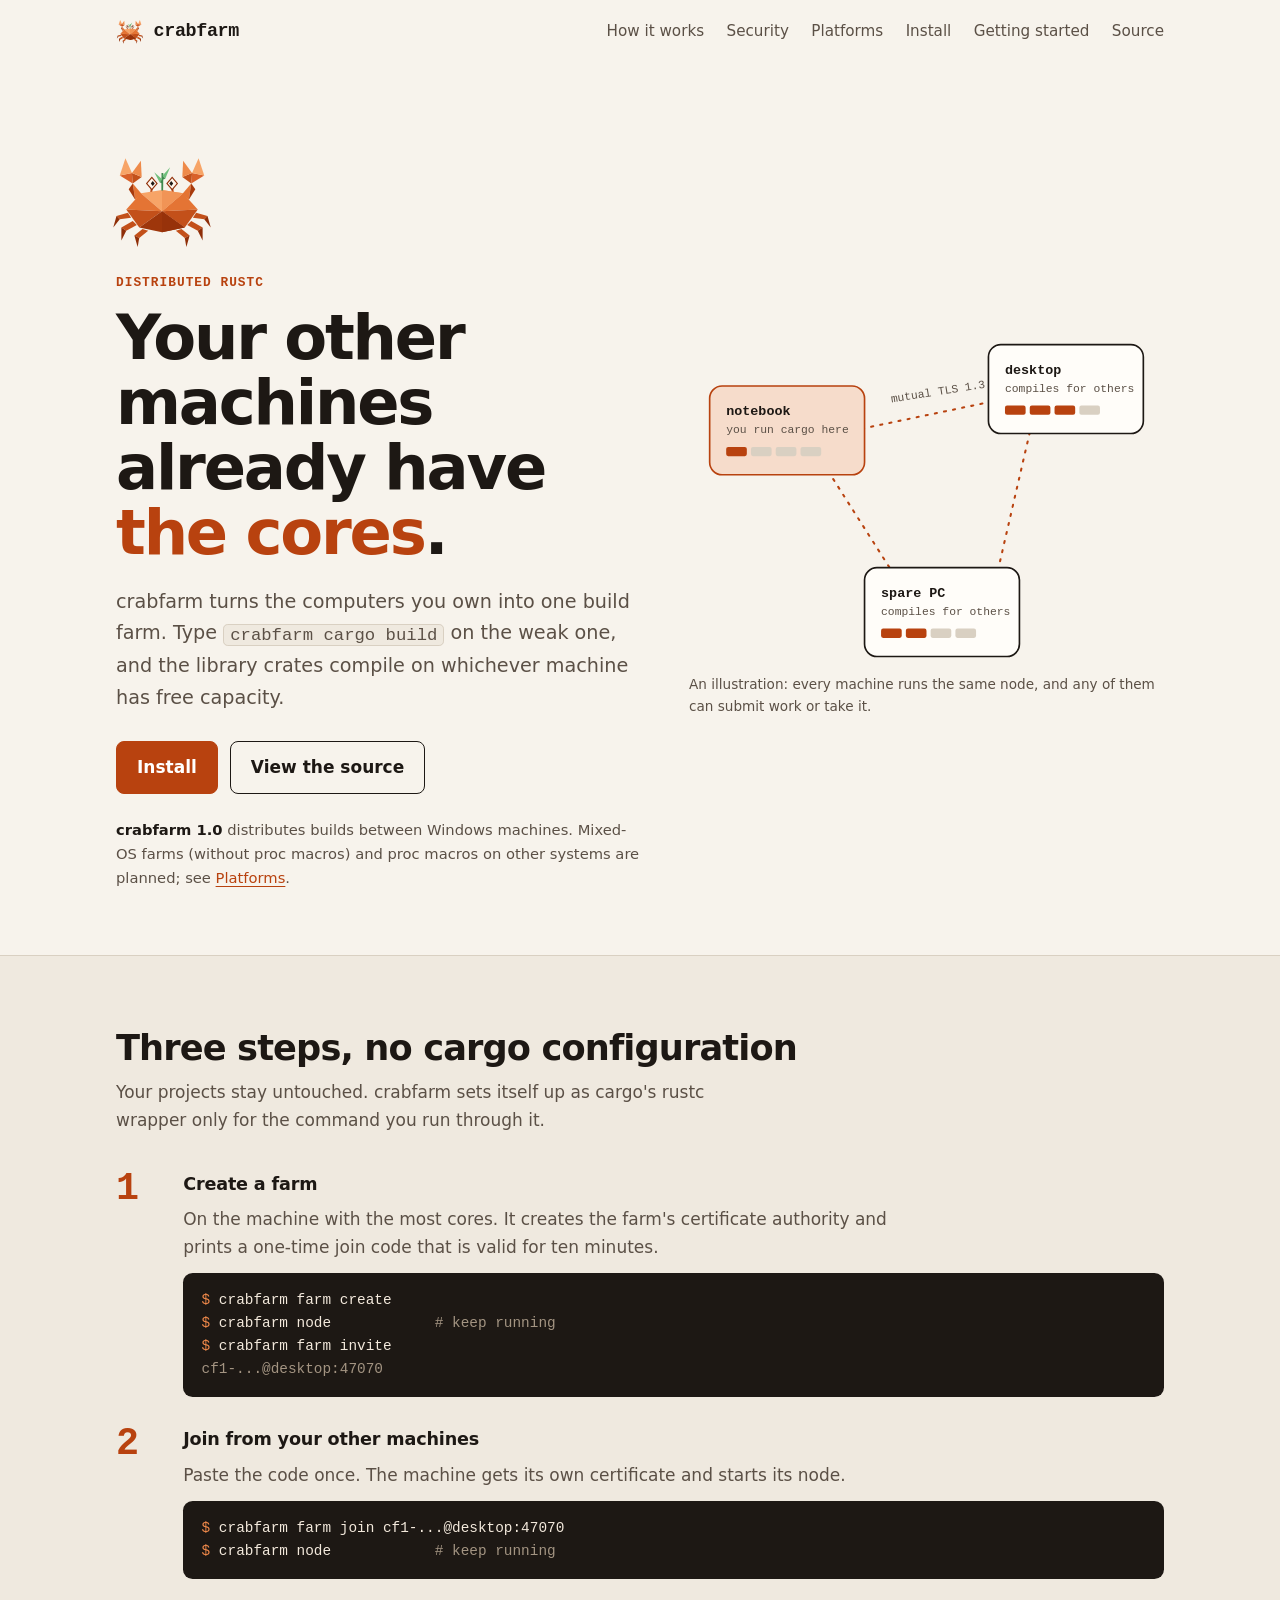
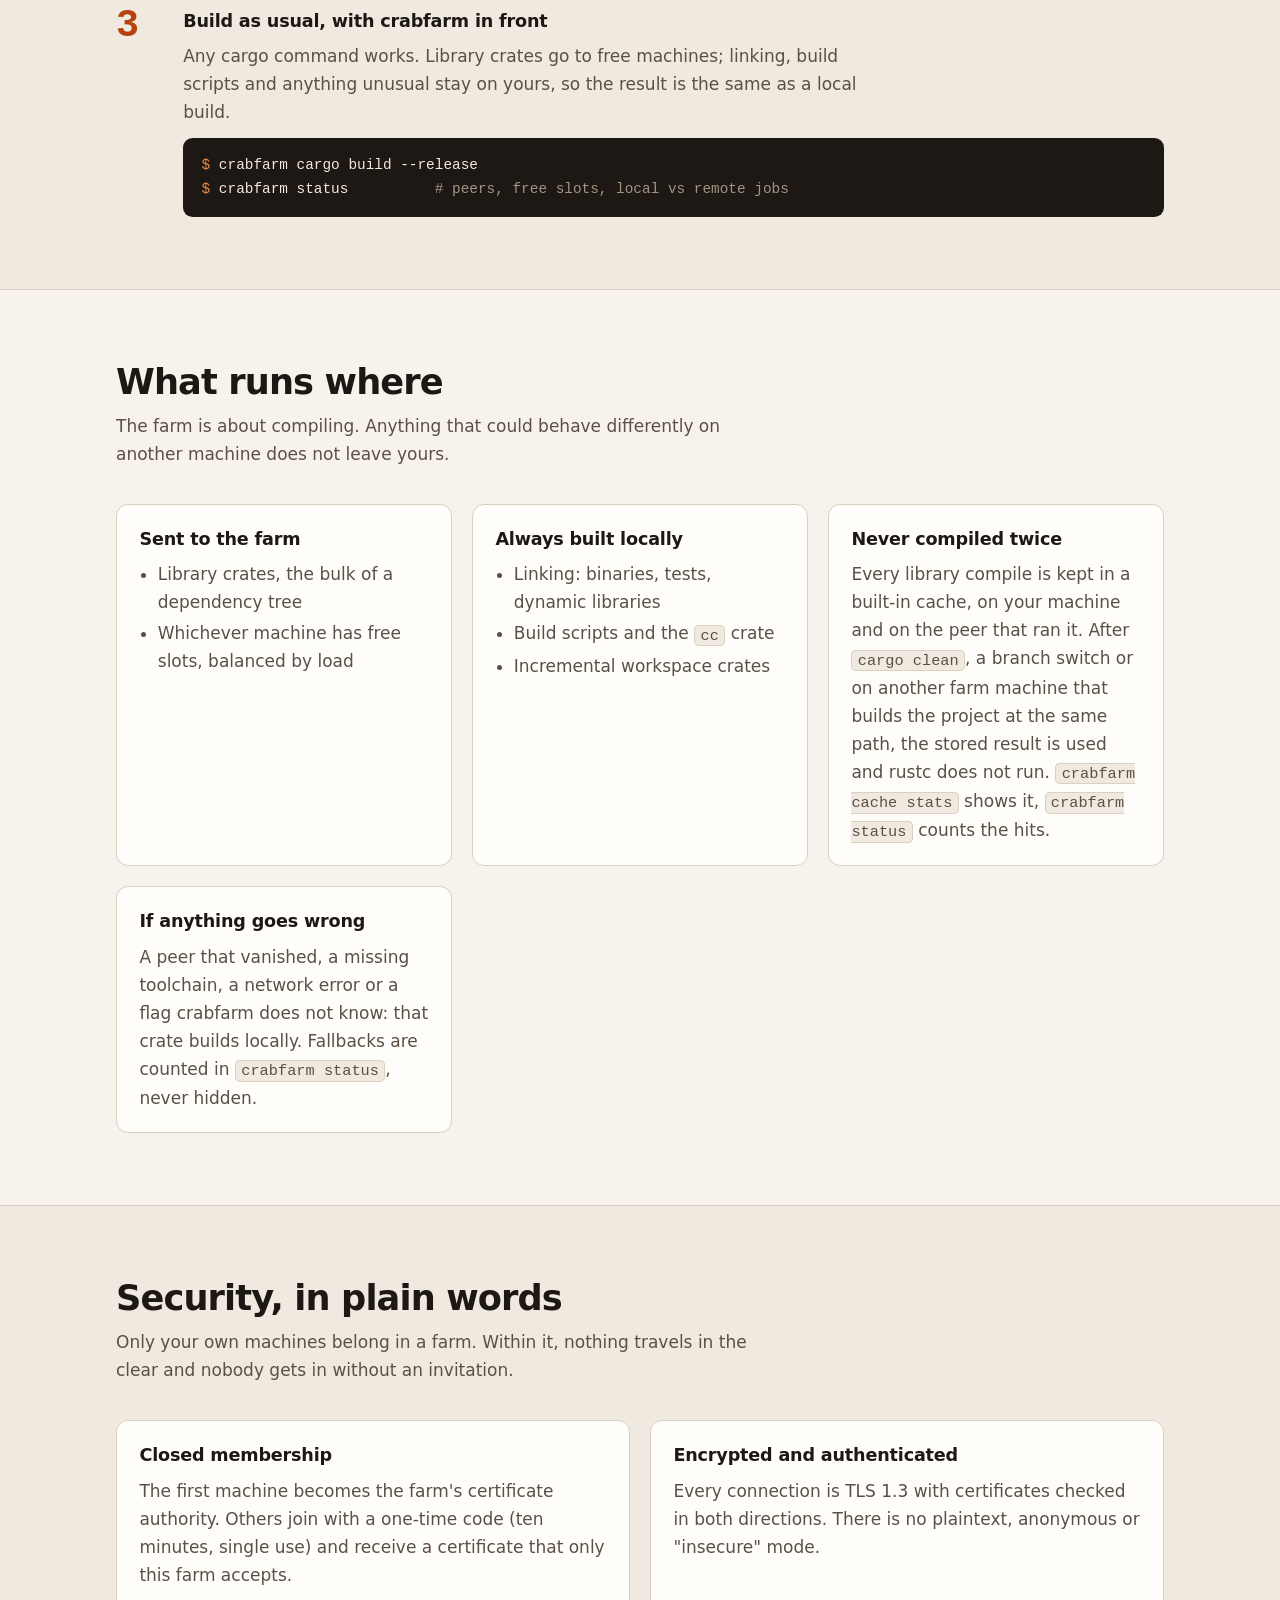
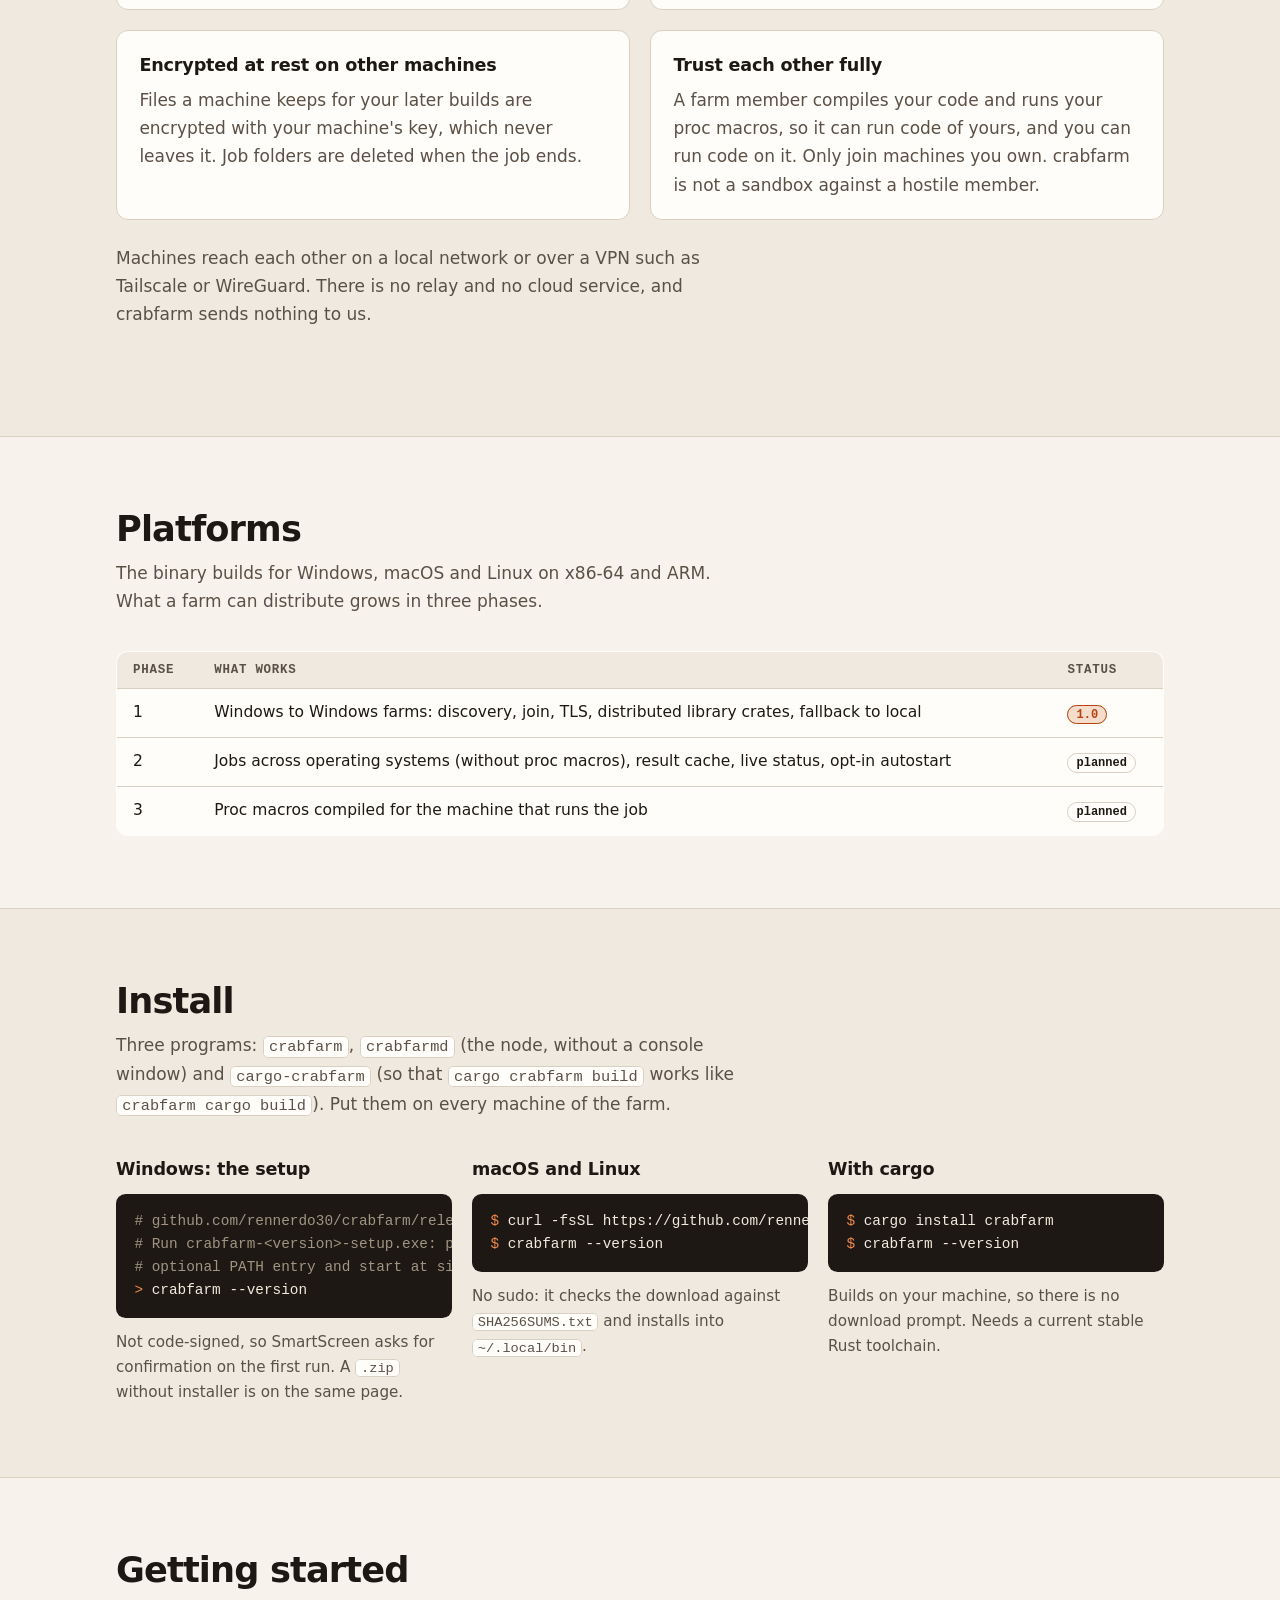
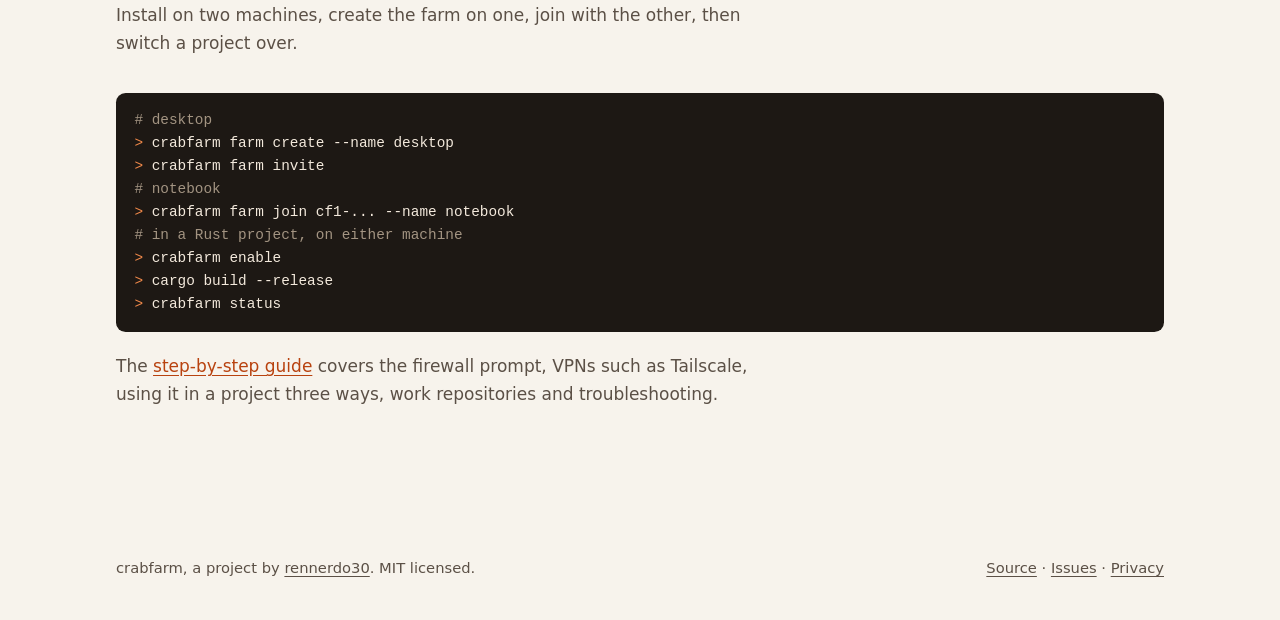
<file: website/index.html>
<!doctype html>
<html lang="en">
<head>
<meta charset="utf-8">
<meta name="viewport" content="width=device-width, initial-scale=1">
<title>crabfarm: distributed rustc over your own machines</title>
<meta name="description" content="crabfarm spreads rustc work over a peer-to-peer farm of your own Windows, macOS and Linux machines. Run crabfarm cargo build; your notebook builds with your desktop's cores.">
<link rel="icon" href="favicon.svg" type="image/svg+xml">
<link rel="canonical" href="https://crabfarm.renner.dev/">
<meta property="og:title" content="crabfarm">
<meta property="og:description" content="Distributed rustc over a peer-to-peer farm of your own machines.">
<meta property="og:url" content="https://crabfarm.renner.dev/">
<meta name="theme-color" content="#b8420f">
<link rel="stylesheet" href="style.css">
</head>
<body>

<header class="top">
  <div class="wrap">
    <a class="brand" href="./"><img src="favicon.svg" alt="" width="28" height="28">crabfarm</a>
    <nav aria-label="Main">
      <a href="#how">How it works</a>
      <a href="#security">Security</a>
      <a class="hide-sm" href="#platforms">Platforms</a>
      <a href="#install">Install</a>
      <a href="guide.html">Getting started</a>
      <a href="https://github.com/rennerdo30/crabfarm">Source</a>
    </nav>
  </div>
</header>

<main>
<section class="hero">
  <div class="wrap">
    <div>
      <img class="hero-mark" src="favicon.svg" alt="" width="104" height="104">
      <p class="eyebrow">distributed rustc</p>
      <h1>Your other machines already have <em>the cores</em>.</h1>
      <p class="lede">crabfarm turns the computers you own into one build farm. Type <code>crabfarm cargo build</code> on the weak one, and the library crates compile on whichever machine has free capacity.</p>
      <div class="cta">
        <a class="btn primary" href="#install">Install</a>
        <a class="btn" href="https://github.com/rennerdo30/crabfarm">View the source</a>
      </div>
      <p class="status"><strong>crabfarm 1.0</strong> distributes builds between Windows machines. Mixed-OS farms (without proc macros) and proc macros on other systems are planned; see <a href="#platforms">Platforms</a>.</p>
    </div>

    <figure class="diagram">
      <svg viewBox="0 0 460 330" role="img" aria-labelledby="dt dd">
        <title id="dt">Three machines connected in a farm</title>
        <desc id="dd">A notebook sends compile jobs to a desktop and a second PC over encrypted connections, and the machines also connect to each other.</desc>
        <path class="d-link" d="M150 105 L318 70"/>
        <path class="d-link" d="M130 135 L200 245"/>
        <path class="d-link" d="M330 105 L300 235"/>
        <g>
          <rect class="d-node d-me" x="20" y="60" width="150" height="86" rx="12"/>
          <text class="d-text" x="36" y="88">notebook</text>
          <text class="d-sub" x="36" y="106">you run cargo here</text>
          <rect class="d-bar" x="36" y="119" width="20" height="9" rx="2"/>
          <rect class="d-bar-off" x="60" y="119" width="20" height="9" rx="2"/>
          <rect class="d-bar-off" x="84" y="119" width="20" height="9" rx="2"/>
          <rect class="d-bar-off" x="108" y="119" width="20" height="9" rx="2"/>
        </g>
        <g>
          <rect class="d-node" x="290" y="20" width="150" height="86" rx="12"/>
          <text class="d-text" x="306" y="48">desktop</text>
          <text class="d-sub" x="306" y="66">compiles for others</text>
          <rect class="d-bar" x="306" y="79" width="20" height="9" rx="2"/>
          <rect class="d-bar" x="330" y="79" width="20" height="9" rx="2"/>
          <rect class="d-bar" x="354" y="79" width="20" height="9" rx="2"/>
          <rect class="d-bar-off" x="378" y="79" width="20" height="9" rx="2"/>
        </g>
        <g>
          <rect class="d-node" x="170" y="236" width="150" height="86" rx="12"/>
          <text class="d-text" x="186" y="264">spare PC</text>
          <text class="d-sub" x="186" y="282">compiles for others</text>
          <rect class="d-bar" x="186" y="295" width="20" height="9" rx="2"/>
          <rect class="d-bar" x="210" y="295" width="20" height="9" rx="2"/>
          <rect class="d-bar-off" x="234" y="295" width="20" height="9" rx="2"/>
          <rect class="d-bar-off" x="258" y="295" width="20" height="9" rx="2"/>
        </g>
        <text class="d-sub" x="196" y="76" transform="rotate(-9 196 76)">mutual TLS 1.3</text>
      </svg>
      <figcaption>An illustration: every machine runs the same node, and any of them can submit work or take it.</figcaption>
    </figure>
  </div>
</section>

<section id="how" class="alt">
  <div class="wrap">
    <h2>Three steps, no cargo configuration</h2>
    <p class="sub">Your projects stay untouched. crabfarm sets itself up as cargo's rustc wrapper only for the command you run through it.</p>
    <ol class="steps">
      <li>
        <h3>Create a farm</h3>
        <div>
          <p>On the machine with the most cores. It creates the farm's certificate authority and prints a one-time join code that is valid for ten minutes.</p>
<pre><span class="p">$</span> crabfarm farm create
<span class="p">$</span> crabfarm node            <span class="c"># keep running</span>
<span class="p">$</span> crabfarm farm invite
<span class="c">cf1-...@desktop:47070</span></pre>
        </div>
      </li>
      <li>
        <h3>Join from your other machines</h3>
        <div>
          <p>Paste the code once. The machine gets its own certificate and starts its node.</p>
<pre><span class="p">$</span> crabfarm farm join cf1-...@desktop:47070
<span class="p">$</span> crabfarm node            <span class="c"># keep running</span></pre>
        </div>
      </li>
      <li>
        <h3>Build as usual, with crabfarm in front</h3>
        <div>
          <p>Any cargo command works. Library crates go to free machines; linking, build scripts and anything unusual stay on yours, so the result is the same as a local build.</p>
<pre><span class="p">$</span> crabfarm cargo build --release
<span class="p">$</span> crabfarm status          <span class="c"># peers, free slots, local vs remote jobs</span></pre>
        </div>
      </li>
    </ol>
  </div>
</section>

<section id="runs">
  <div class="wrap">
    <h2>What runs where</h2>
    <p class="sub">The farm is about compiling. Anything that could behave differently on another machine does not leave yours.</p>
    <div class="cols">
      <div class="card">
        <h3>Sent to the farm</h3>
        <ul>
          <li>Library crates, the bulk of a dependency tree</li>
          <li>Whichever machine has free slots, balanced by load</li>
        </ul>
      </div>
      <div class="card">
        <h3>Always built locally</h3>
        <ul>
          <li>Linking: binaries, tests, dynamic libraries</li>
          <li>Build scripts and the <code>cc</code> crate</li>
          <li>Incremental workspace crates</li>
        </ul>
      </div>
      <div class="card">
        <h3>Never compiled twice</h3>
        <p>Every library compile is kept in a built-in cache, on your machine and on the peer that ran it. After <code>cargo clean</code>, a branch switch or on another farm machine that builds the project at the same path, the stored result is used and rustc does not run. <code>crabfarm cache stats</code> shows it, <code>crabfarm status</code> counts the hits.</p>
      </div>
      <div class="card">
        <h3>If anything goes wrong</h3>
        <p>A peer that vanished, a missing toolchain, a network error or a flag crabfarm does not know: that crate builds locally. Fallbacks are counted in <code>crabfarm status</code>, never hidden.</p>
      </div>
    </div>
  </div>
</section>

<section id="security" class="alt">
  <div class="wrap">
    <h2>Security, in plain words</h2>
    <p class="sub">Only your own machines belong in a farm. Within it, nothing travels in the clear and nobody gets in without an invitation.</p>
    <div class="cols two">
      <div class="card">
        <h3>Closed membership</h3>
        <p>The first machine becomes the farm's certificate authority. Others join with a one-time code (ten minutes, single use) and receive a certificate that only this farm accepts.</p>
      </div>
      <div class="card">
        <h3>Encrypted and authenticated</h3>
        <p>Every connection is TLS 1.3 with certificates checked in both directions. There is no plaintext, anonymous or "insecure" mode.</p>
      </div>
      <div class="card">
        <h3>Encrypted at rest on other machines</h3>
        <p>Files a machine keeps for your later builds are encrypted with your machine's key, which never leaves it. Job folders are deleted when the job ends.</p>
      </div>
      <div class="card">
        <h3>Trust each other fully</h3>
        <p>A farm member compiles your code and runs your proc macros, so it can run code of yours, and you can run code on it. Only join machines you own. crabfarm is not a sandbox against a hostile member.</p>
      </div>
    </div>
    <p class="sub" style="margin-top:1.5rem">Machines reach each other on a local network or over a VPN such as Tailscale or WireGuard. There is no relay and no cloud service, and crabfarm sends nothing to us.</p>
  </div>
</section>

<section id="platforms">
  <div class="wrap">
    <h2>Platforms</h2>
    <p class="sub">The binary builds for Windows, macOS and Linux on x86-64 and ARM. What a farm can distribute grows in three phases.</p>
    <div class="table-scroll">
    <table>
      <thead><tr><th>Phase</th><th>What works</th><th>Status</th></tr></thead>
      <tbody>
        <tr><td>1</td><td>Windows to Windows farms: discovery, join, TLS, distributed library crates, fallback to local</td><td><span class="tag now">1.0</span></td></tr>
        <tr><td>2</td><td>Jobs across operating systems (without proc macros), result cache, live status, opt-in autostart</td><td><span class="tag">planned</span></td></tr>
        <tr><td>3</td><td>Proc macros compiled for the machine that runs the job</td><td><span class="tag">planned</span></td></tr>
      </tbody>
    </table>
    </div>
  </div>
</section>

<section id="install" class="alt">
  <div class="wrap">
    <h2>Install</h2>
    <p class="sub">Three programs: <code>crabfarm</code>, <code>crabfarmd</code> (the node, without a console window) and <code>cargo-crabfarm</code> (so that <code>cargo crabfarm build</code> works like <code>crabfarm cargo build</code>). Put them on every machine of the farm.</p>
    <div class="install">
      <div>
        <h3>Windows: the setup</h3>
<pre><span class="c"># github.com/rennerdo30/crabfarm/releases/latest</span>
<span class="c"># Run crabfarm-&lt;version&gt;-setup.exe: per user, no admin rights,</span>
<span class="c"># optional PATH entry and start at sign-in.</span>
<span class="p">&gt;</span> crabfarm --version</pre>
        <p>Not code-signed, so SmartScreen asks for confirmation on the first run. A <code>.zip</code> without installer is on the same page.</p>
      </div>
      <div>
        <h3>macOS and Linux</h3>
<pre><span class="p">$</span> curl -fsSL https://github.com/rennerdo30/crabfarm/releases/latest/download/install.sh | sh
<span class="p">$</span> crabfarm --version</pre>
        <p>No sudo: it checks the download against <code>SHA256SUMS.txt</code> and installs into <code>~/.local/bin</code>.</p>
      </div>
      <div>
        <h3>With cargo</h3>
<pre><span class="p">$</span> cargo install crabfarm
<span class="p">$</span> crabfarm --version</pre>
        <p>Builds on your machine, so there is no download prompt. Needs a current stable Rust toolchain.</p>
      </div>
    </div>
  </div>
</section>

<section id="getting-started">
  <div class="wrap">
    <h2>Getting started</h2>
    <p class="sub">Install on two machines, create the farm on one, join with the other, then switch a project over.</p>
<pre><span class="c"># desktop</span>
<span class="p">&gt;</span> crabfarm farm create --name desktop
<span class="p">&gt;</span> crabfarm farm invite
<span class="c"># notebook</span>
<span class="p">&gt;</span> crabfarm farm join cf1-... --name notebook
<span class="c"># in a Rust project, on either machine</span>
<span class="p">&gt;</span> crabfarm enable
<span class="p">&gt;</span> cargo build --release
<span class="p">&gt;</span> crabfarm status</pre>
    <p class="sub" style="margin-top:1.25rem">The <a href="guide.html">step-by-step guide</a> covers the firewall prompt, VPNs such as Tailscale, using it in a project three ways, work repositories and troubleshooting.</p>
  </div>
</section>
</main>

<footer>
  <div class="wrap">
    <span>crabfarm, a project by <a href="https://github.com/rennerdo30">rennerdo30</a>. MIT licensed.</span>
    <span><a href="https://github.com/rennerdo30/crabfarm">Source</a> · <a href="https://github.com/rennerdo30/crabfarm/issues">Issues</a> · <a href="privacy.html">Privacy</a></span>
  </div>
</footer>

</body>
</html>
</file>
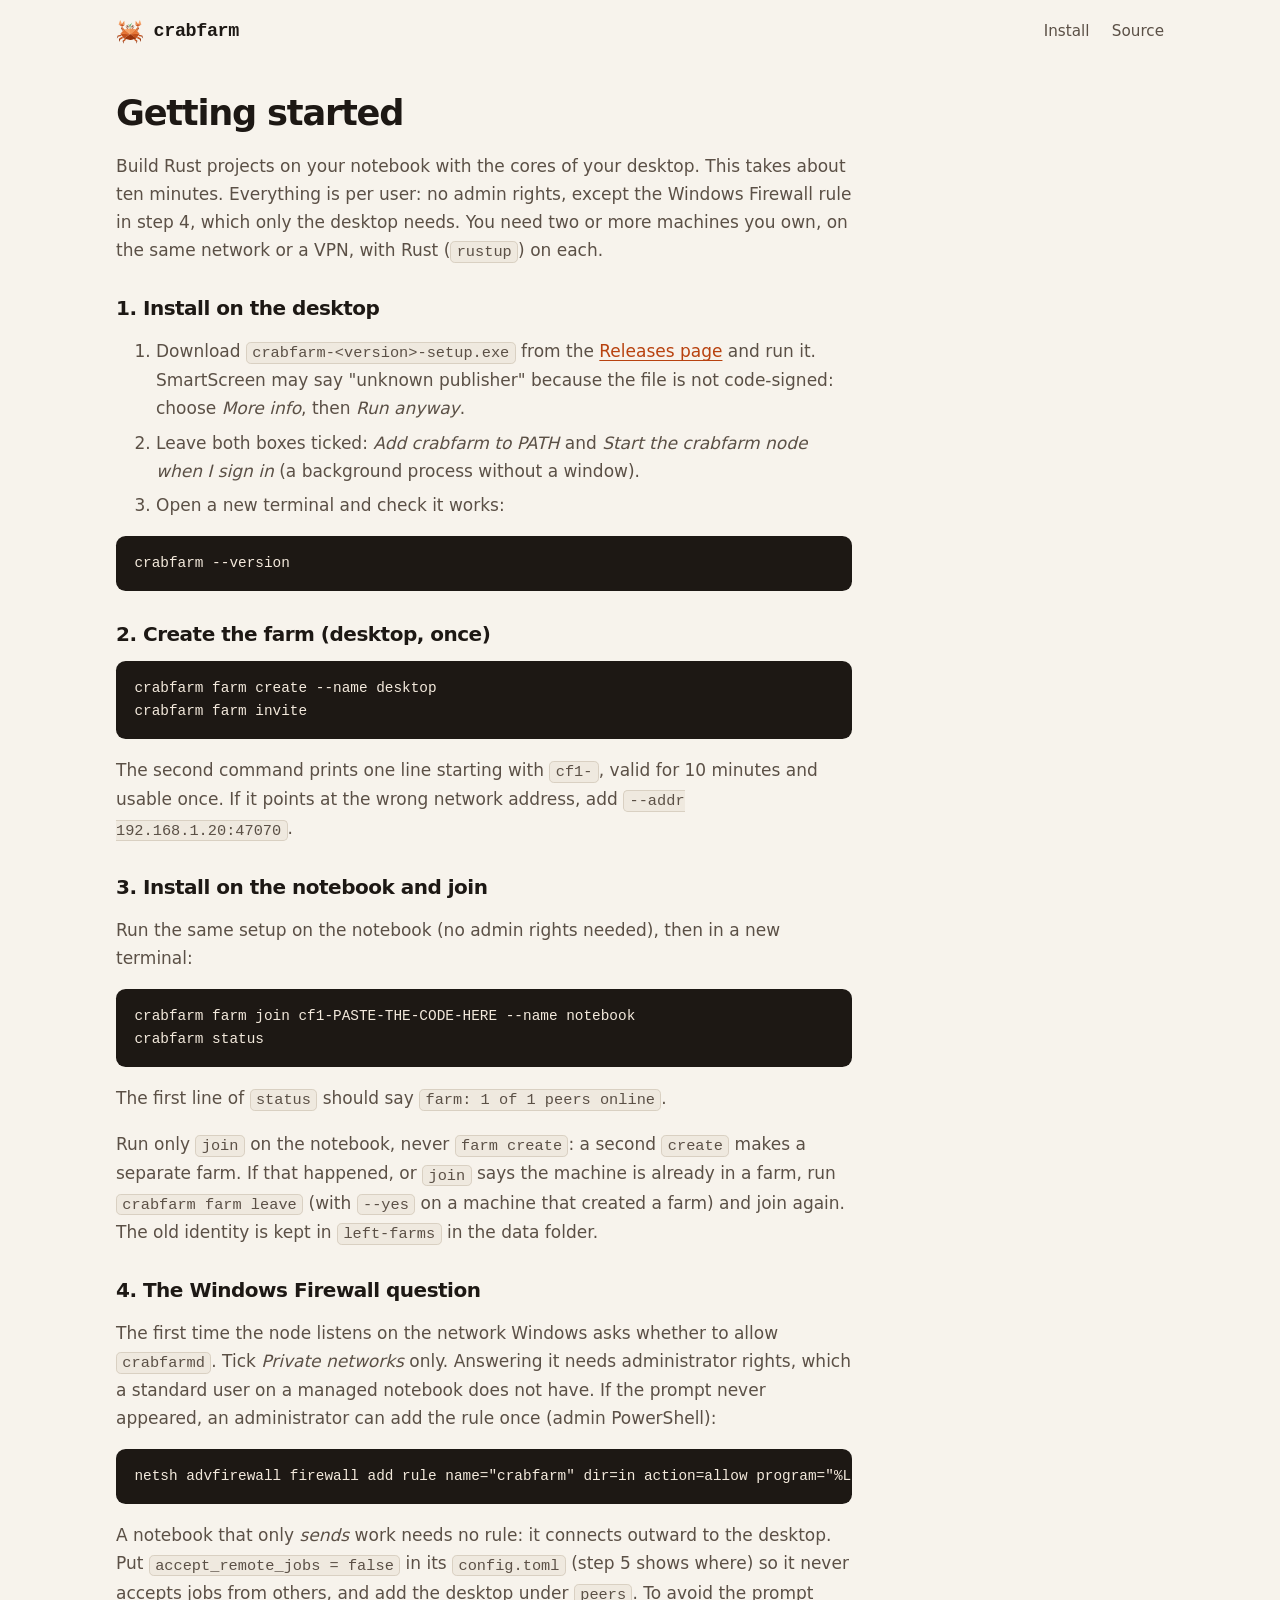
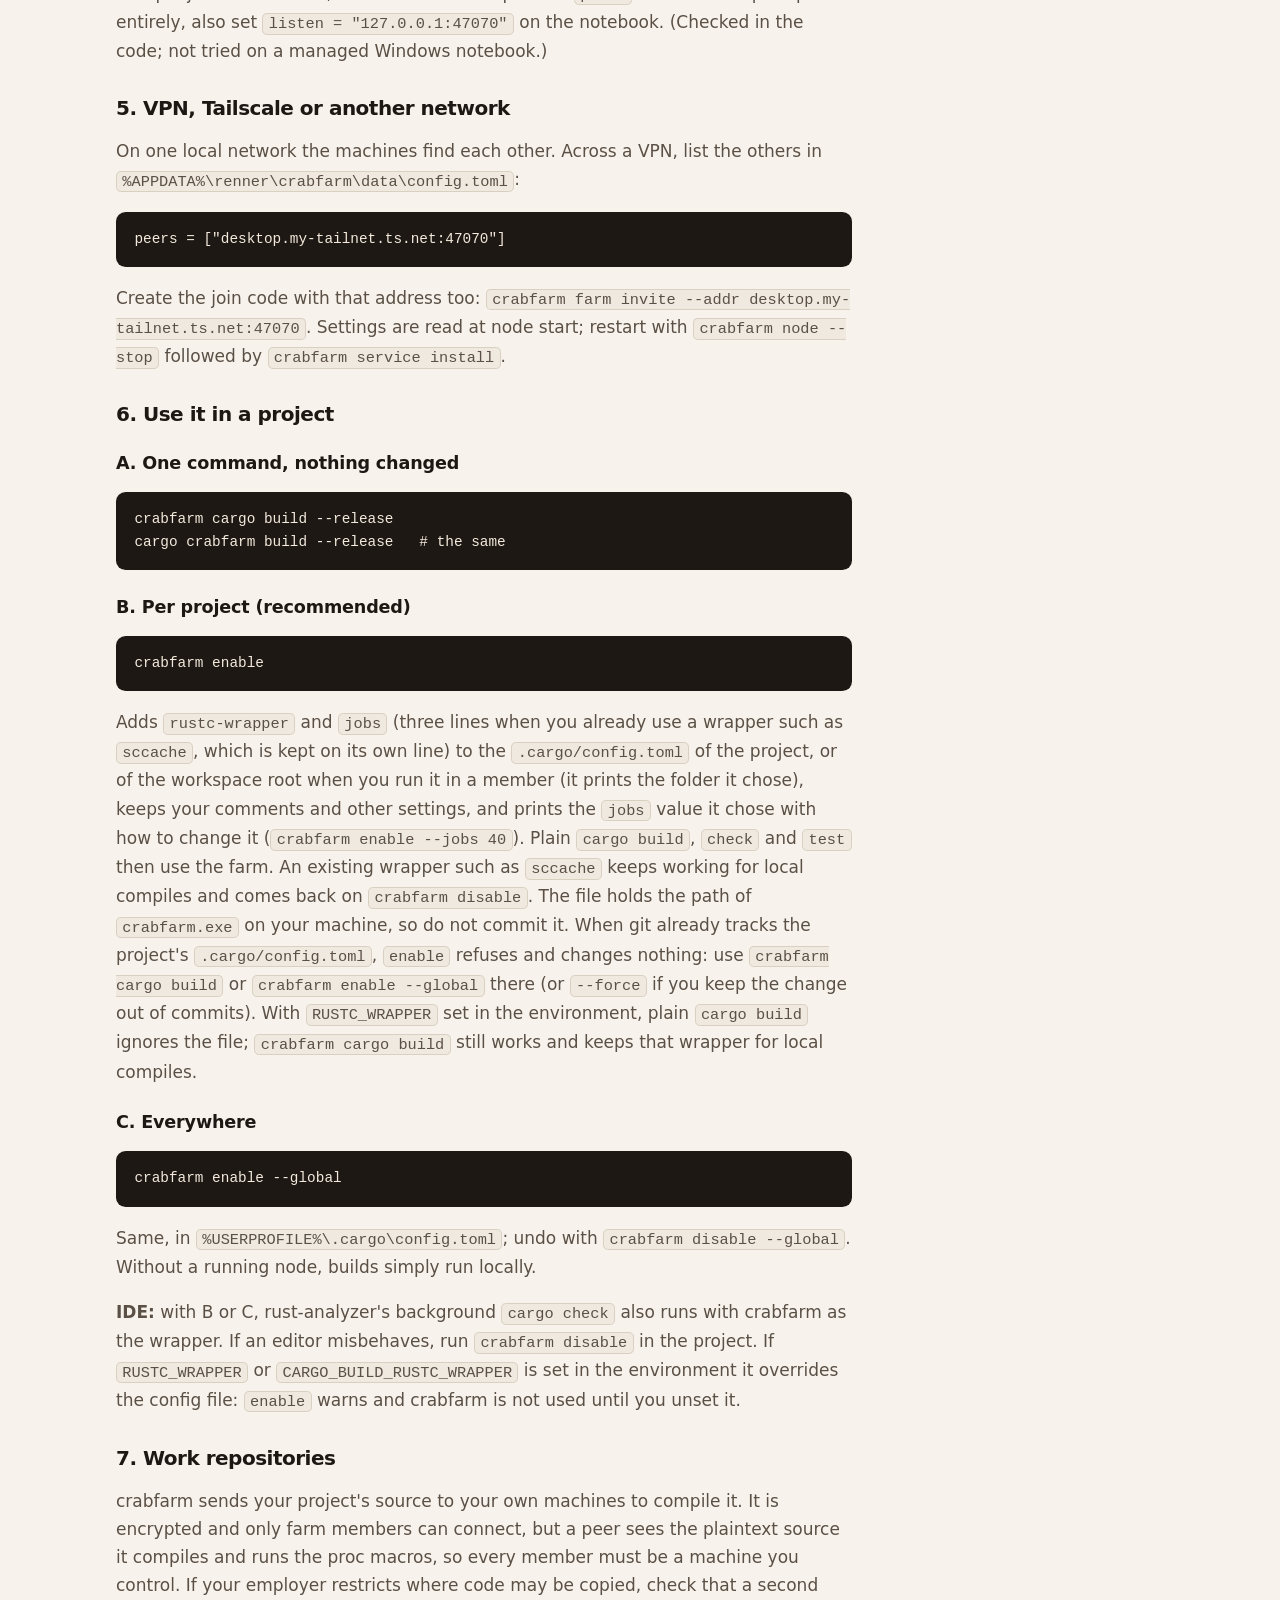
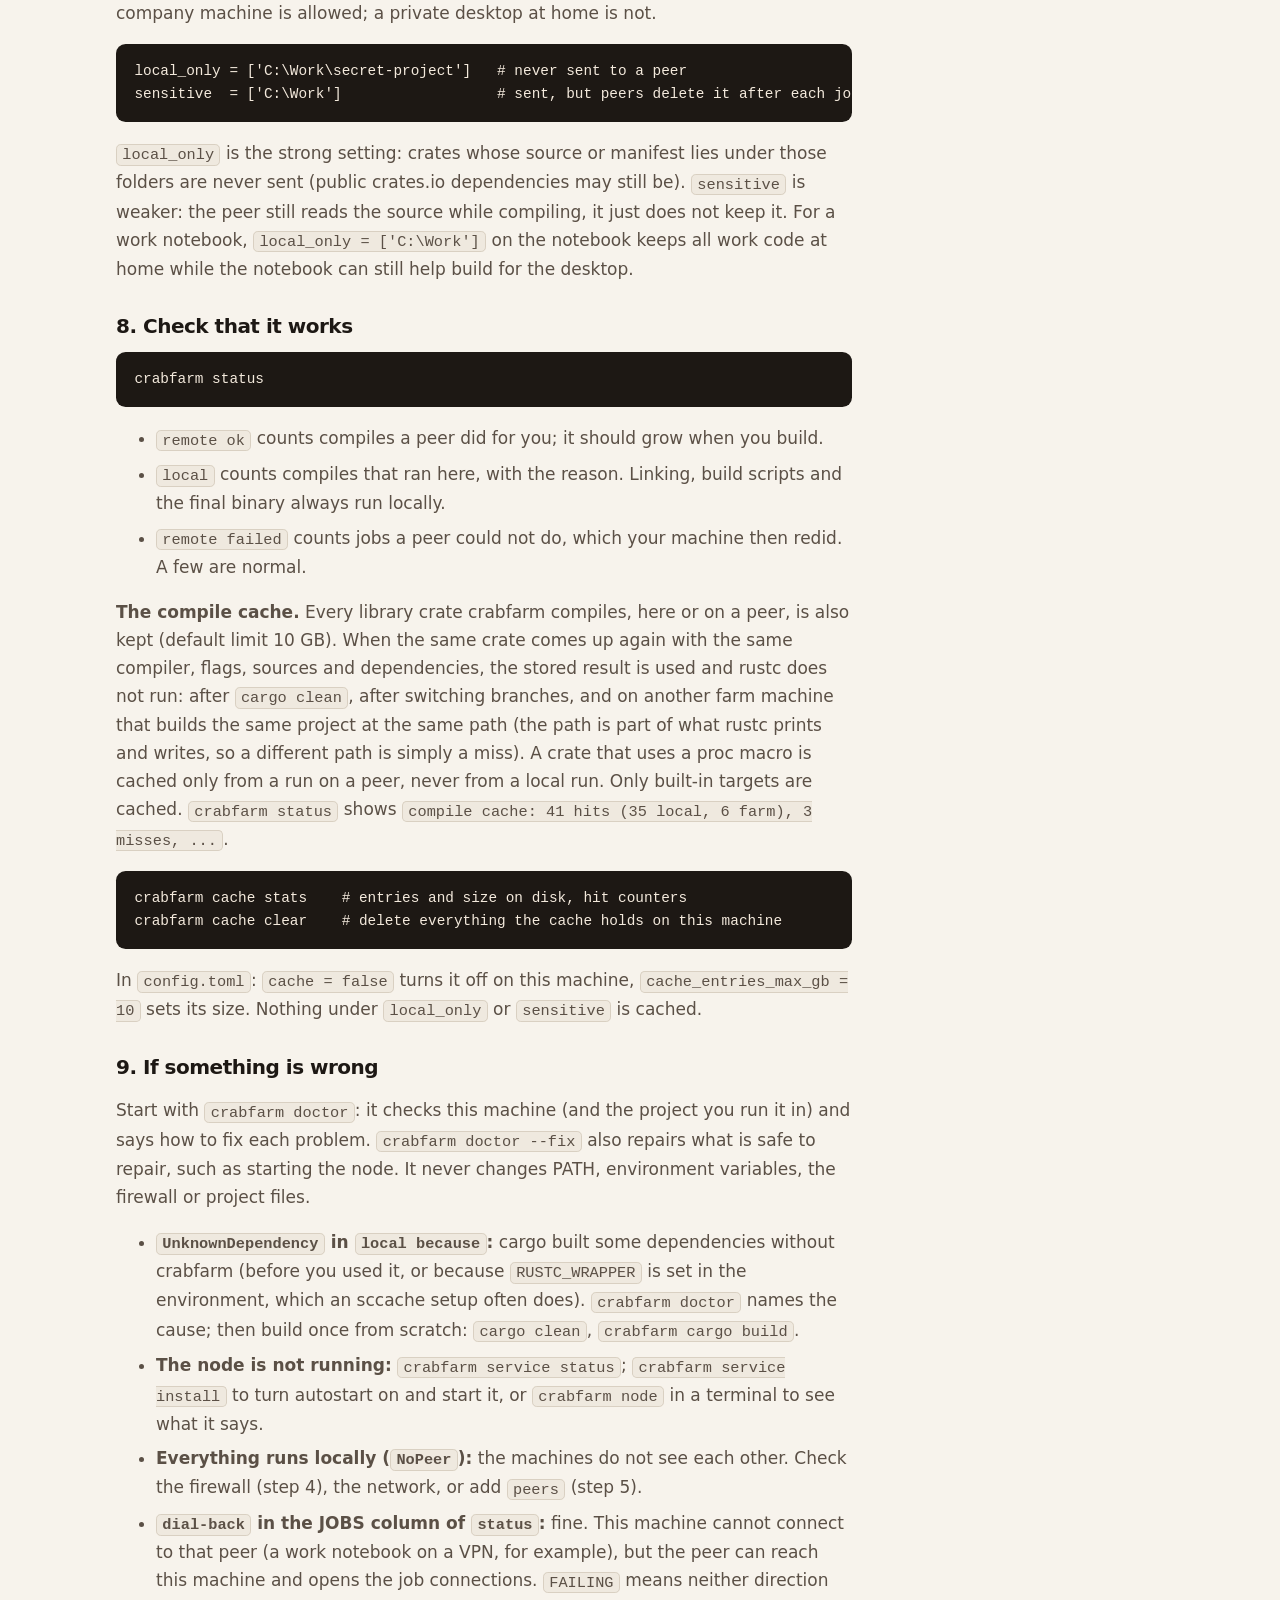
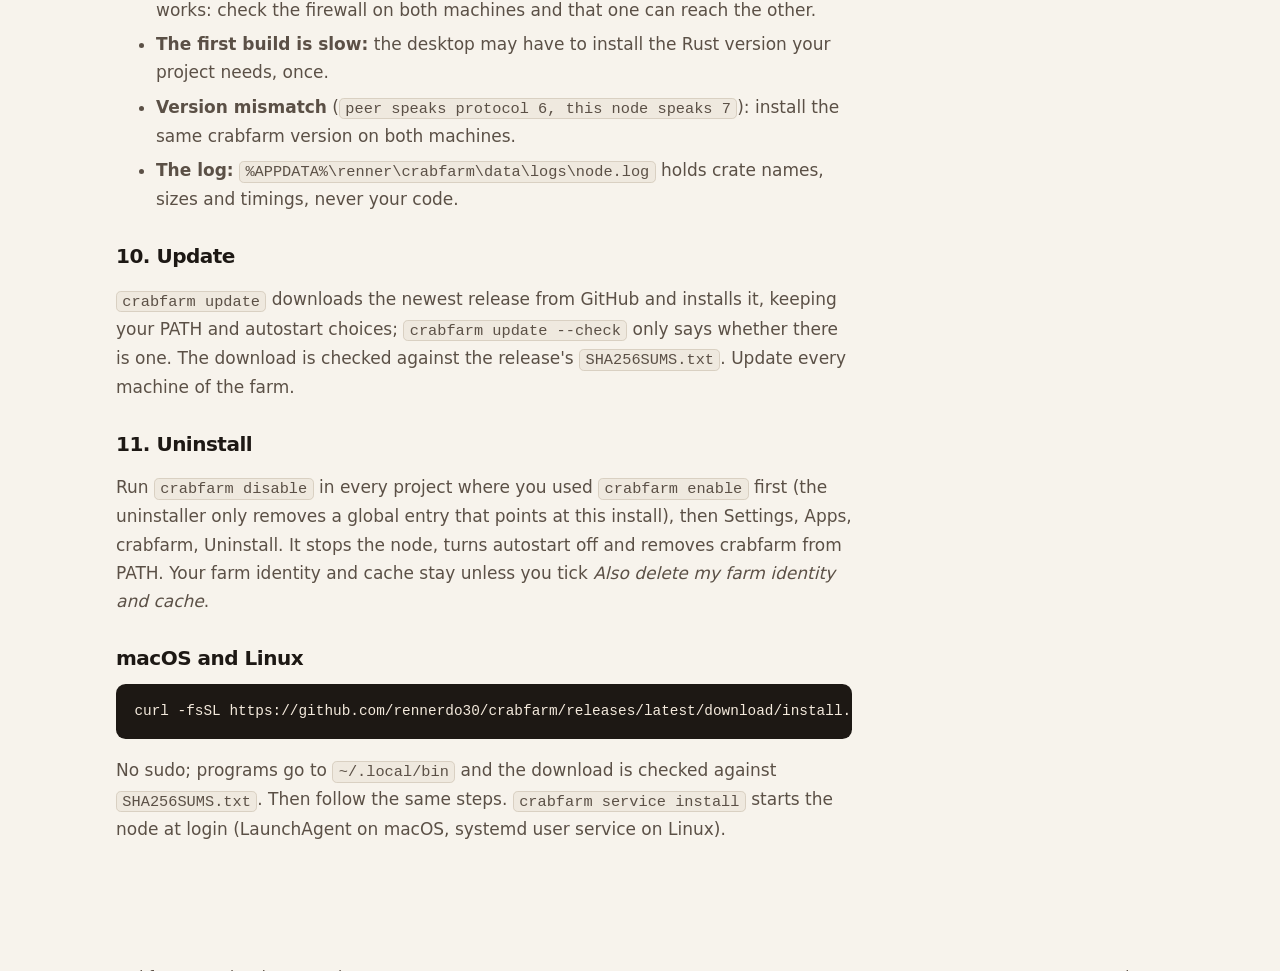
<file: website/guide.html>
<!doctype html>
<html lang="en" class="legal guide">
<head>
<meta charset="utf-8">
<meta name="viewport" content="width=device-width, initial-scale=1">
<title>Getting started · crabfarm</title>
<meta name="description" content="Install crabfarm, create a farm, join a second machine and use it in a Rust project, step by step.">
<link rel="canonical" href="https://crabfarm.renner.dev/guide.html">
<link rel="icon" href="favicon.svg" type="image/svg+xml">
<meta name="theme-color" content="#b8420f">
<link rel="stylesheet" href="style.css">
</head>
<body>
<header class="top">
  <div class="wrap">
    <a class="brand" href="./"><img src="favicon.svg" alt="" width="28" height="28">crabfarm</a>
    <nav aria-label="Main">
      <a href="./#install">Install</a>
      <a href="https://github.com/rennerdo30/crabfarm">Source</a>
    </nav>
  </div>
</header>

<div class="wrap">
<main>
  <h1>Getting started</h1>
  <p>Build Rust projects on your notebook with the cores of your desktop. This takes about ten minutes. Everything is per user: no admin rights, except the Windows Firewall rule in step 4, which only the desktop needs. You need two or more machines you own, on the same network or a VPN, with Rust (<code>rustup</code>) on each.</p>

  <h2>1. Install on the desktop</h2>
  <ol>
    <li>Download <code>crabfarm-&lt;version&gt;-setup.exe</code> from the <a href="https://github.com/rennerdo30/crabfarm/releases/latest">Releases page</a> and run it. SmartScreen may say "unknown publisher" because the file is not code-signed: choose <em>More info</em>, then <em>Run anyway</em>.</li>
    <li>Leave both boxes ticked: <em>Add crabfarm to PATH</em> and <em>Start the crabfarm node when I sign in</em> (a background process without a window).</li>
    <li>Open a new terminal and check it works:</li>
  </ol>
<pre>crabfarm --version</pre>

  <h2>2. Create the farm (desktop, once)</h2>
<pre>crabfarm farm create --name desktop
crabfarm farm invite</pre>
  <p>The second command prints one line starting with <code>cf1-</code>, valid for 10 minutes and usable once. If it points at the wrong network address, add <code>--addr 192.168.1.20:47070</code>.</p>

  <h2>3. Install on the notebook and join</h2>
  <p>Run the same setup on the notebook (no admin rights needed), then in a new terminal:</p>
<pre>crabfarm farm join cf1-PASTE-THE-CODE-HERE --name notebook
crabfarm status</pre>
  <p>The first line of <code>status</code> should say <code>farm: 1 of 1 peers online</code>.</p>
  <p>Run only <code>join</code> on the notebook, never <code>farm create</code>: a second <code>create</code> makes a separate farm. If that happened, or <code>join</code> says the machine is already in a farm, run <code>crabfarm farm leave</code> (with <code>--yes</code> on a machine that created a farm) and join again. The old identity is kept in <code>left-farms</code> in the data folder.</p>

  <h2>4. The Windows Firewall question</h2>
  <p>The first time the node listens on the network Windows asks whether to allow <code>crabfarmd</code>. Tick <em>Private networks</em> only. Answering it needs administrator rights, which a standard user on a managed notebook does not have. If the prompt never appeared, an administrator can add the rule once (admin PowerShell):</p>
<pre>netsh advfirewall firewall add rule name="crabfarm" dir=in action=allow program="%LOCALAPPDATA%\Programs\crabfarm\crabfarmd.exe" protocol=TCP localport=47070 profile=private</pre>
  <p>A notebook that only <em>sends</em> work needs no rule: it connects outward to the desktop. Put <code>accept_remote_jobs = false</code> in its <code>config.toml</code> (step 5 shows where) so it never accepts jobs from others, and add the desktop under <code>peers</code>. To avoid the prompt entirely, also set <code>listen = "127.0.0.1:47070"</code> on the notebook. (Checked in the code; not tried on a managed Windows notebook.)</p>

  <h2>5. VPN, Tailscale or another network</h2>
  <p>On one local network the machines find each other. Across a VPN, list the others in <code>%APPDATA%\renner\crabfarm\data\config.toml</code>:</p>
<pre>peers = ["desktop.my-tailnet.ts.net:47070"]</pre>
  <p>Create the join code with that address too: <code>crabfarm farm invite --addr desktop.my-tailnet.ts.net:47070</code>. Settings are read at node start; restart with <code>crabfarm node --stop</code> followed by <code>crabfarm service install</code>.</p>

  <h2>6. Use it in a project</h2>
  <h3>A. One command, nothing changed</h3>
<pre>crabfarm cargo build --release
cargo crabfarm build --release   # the same</pre>
  <h3>B. Per project (recommended)</h3>
<pre>crabfarm enable</pre>
  <p>Adds <code>rustc-wrapper</code> and <code>jobs</code> (three lines when you already use a wrapper such as <code>sccache</code>, which is kept on its own line) to the <code>.cargo/config.toml</code> of the project, or of the workspace root when you run it in a member (it prints the folder it chose), keeps your comments and other settings, and prints the <code>jobs</code> value it chose with how to change it (<code>crabfarm enable --jobs 40</code>). Plain <code>cargo build</code>, <code>check</code> and <code>test</code> then use the farm. An existing wrapper such as <code>sccache</code> keeps working for local compiles and comes back on <code>crabfarm disable</code>. The file holds the path of <code>crabfarm.exe</code> on your machine, so do not commit it. When git already tracks the project's <code>.cargo/config.toml</code>, <code>enable</code> refuses and changes nothing: use <code>crabfarm cargo build</code> or <code>crabfarm enable --global</code> there (or <code>--force</code> if you keep the change out of commits). With <code>RUSTC_WRAPPER</code> set in the environment, plain <code>cargo build</code> ignores the file; <code>crabfarm cargo build</code> still works and keeps that wrapper for local compiles.</p>
  <h3>C. Everywhere</h3>
<pre>crabfarm enable --global</pre>
  <p>Same, in <code>%USERPROFILE%\.cargo\config.toml</code>; undo with <code>crabfarm disable --global</code>. Without a running node, builds simply run locally.</p>
  <p><strong>IDE:</strong> with B or C, rust-analyzer's background <code>cargo check</code> also runs with crabfarm as the wrapper. If an editor misbehaves, run <code>crabfarm disable</code> in the project. If <code>RUSTC_WRAPPER</code> or <code>CARGO_BUILD_RUSTC_WRAPPER</code> is set in the environment it overrides the config file: <code>enable</code> warns and crabfarm is not used until you unset it.</p>

  <h2>7. Work repositories</h2>
  <p>crabfarm sends your project's source to your own machines to compile it. It is encrypted and only farm members can connect, but a peer sees the plaintext source it compiles and runs the proc macros, so every member must be a machine you control. If your employer restricts where code may be copied, check that a second company machine is allowed; a private desktop at home is not.</p>
<pre>local_only = ['C:\Work\secret-project']   # never sent to a peer
sensitive  = ['C:\Work']                  # sent, but peers delete it after each job</pre>
  <p><code>local_only</code> is the strong setting: crates whose source or manifest lies under those folders are never sent (public crates.io dependencies may still be). <code>sensitive</code> is weaker: the peer still reads the source while compiling, it just does not keep it. For a work notebook, <code>local_only = ['C:\Work']</code> on the notebook keeps all work code at home while the notebook can still help build for the desktop.</p>

  <h2>8. Check that it works</h2>
<pre>crabfarm status</pre>
  <ul>
    <li><code>remote ok</code> counts compiles a peer did for you; it should grow when you build.</li>
    <li><code>local</code> counts compiles that ran here, with the reason. Linking, build scripts and the final binary always run locally.</li>
    <li><code>remote failed</code> counts jobs a peer could not do, which your machine then redid. A few are normal.</li>
  </ul>
  <p><strong>The compile cache.</strong> Every library crate crabfarm compiles, here or on a peer, is also kept (default limit 10 GB). When the same crate comes up again with the same compiler, flags, sources and dependencies, the stored result is used and rustc does not run: after <code>cargo clean</code>, after switching branches, and on another farm machine that builds the same project at the same path (the path is part of what rustc prints and writes, so a different path is simply a miss). A crate that uses a proc macro is cached only from a run on a peer, never from a local run. Only built-in targets are cached. <code>crabfarm status</code> shows <code>compile cache: 41 hits (35 local, 6 farm), 3 misses, ...</code>.</p>
<pre>crabfarm cache stats    # entries and size on disk, hit counters
crabfarm cache clear    # delete everything the cache holds on this machine</pre>
  <p>In <code>config.toml</code>: <code>cache = false</code> turns it off on this machine, <code>cache_entries_max_gb = 10</code> sets its size. Nothing under <code>local_only</code> or <code>sensitive</code> is cached.</p>

  <h2>9. If something is wrong</h2>
  <p>Start with <code>crabfarm doctor</code>: it checks this machine (and the project you run it in) and says how to fix each problem. <code>crabfarm doctor --fix</code> also repairs what is safe to repair, such as starting the node. It never changes PATH, environment variables, the firewall or project files.</p>
  <ul>
    <li><strong><code>UnknownDependency</code> in <code>local because</code>:</strong> cargo built some dependencies without crabfarm (before you used it, or because <code>RUSTC_WRAPPER</code> is set in the environment, which an sccache setup often does). <code>crabfarm doctor</code> names the cause; then build once from scratch: <code>cargo clean</code>, <code>crabfarm cargo build</code>.</li>
    <li><strong>The node is not running:</strong> <code>crabfarm service status</code>; <code>crabfarm service install</code> to turn autostart on and start it, or <code>crabfarm node</code> in a terminal to see what it says.</li>
    <li><strong>Everything runs locally (<code>NoPeer</code>):</strong> the machines do not see each other. Check the firewall (step 4), the network, or add <code>peers</code> (step 5).</li>
    <li><strong><code>dial-back</code> in the JOBS column of <code>status</code>:</strong> fine. This machine cannot connect to that peer (a work notebook on a VPN, for example), but the peer can reach this machine and opens the job connections. <code>FAILING</code> means neither direction works: check the firewall on both machines and that one can reach the other.</li>
    <li><strong>The first build is slow:</strong> the desktop may have to install the Rust version your project needs, once.</li>
    <li><strong>Version mismatch</strong> (<code>peer speaks protocol 6, this node speaks 7</code>): install the same crabfarm version on both machines.</li>
    <li><strong>The log:</strong> <code>%APPDATA%\renner\crabfarm\data\logs\node.log</code> holds crate names, sizes and timings, never your code.</li>
  </ul>

  <h2>10. Update</h2>
  <p><code>crabfarm update</code> downloads the newest release from GitHub and installs it, keeping your PATH and autostart choices; <code>crabfarm update --check</code> only says whether there is one. The download is checked against the release's <code>SHA256SUMS.txt</code>. Update every machine of the farm.</p>

  <h2>11. Uninstall</h2>
  <p>Run <code>crabfarm disable</code> in every project where you used <code>crabfarm enable</code> first (the uninstaller only removes a global entry that points at this install), then Settings, Apps, crabfarm, Uninstall. It stops the node, turns autostart off and removes crabfarm from PATH. Your farm identity and cache stay unless you tick <em>Also delete my farm identity and cache</em>.</p>

  <h2>macOS and Linux</h2>
<pre>curl -fsSL https://github.com/rennerdo30/crabfarm/releases/latest/download/install.sh | sh</pre>
  <p>No sudo; programs go to <code>~/.local/bin</code> and the download is checked against <code>SHA256SUMS.txt</code>. Then follow the same steps. <code>crabfarm service install</code> starts the node at login (LaunchAgent on macOS, systemd user service on Linux).</p>
</main>
</div>

<footer>
  <div class="wrap">
    <span>crabfarm, a project by <a href="https://github.com/rennerdo30">rennerdo30</a>.</span>
    <span><a href="./">Home</a> · <a href="https://github.com/rennerdo30/crabfarm">Source</a> · <a href="privacy.html">Privacy</a></span>
  </div>
</footer>
</body>
</html>
</file>
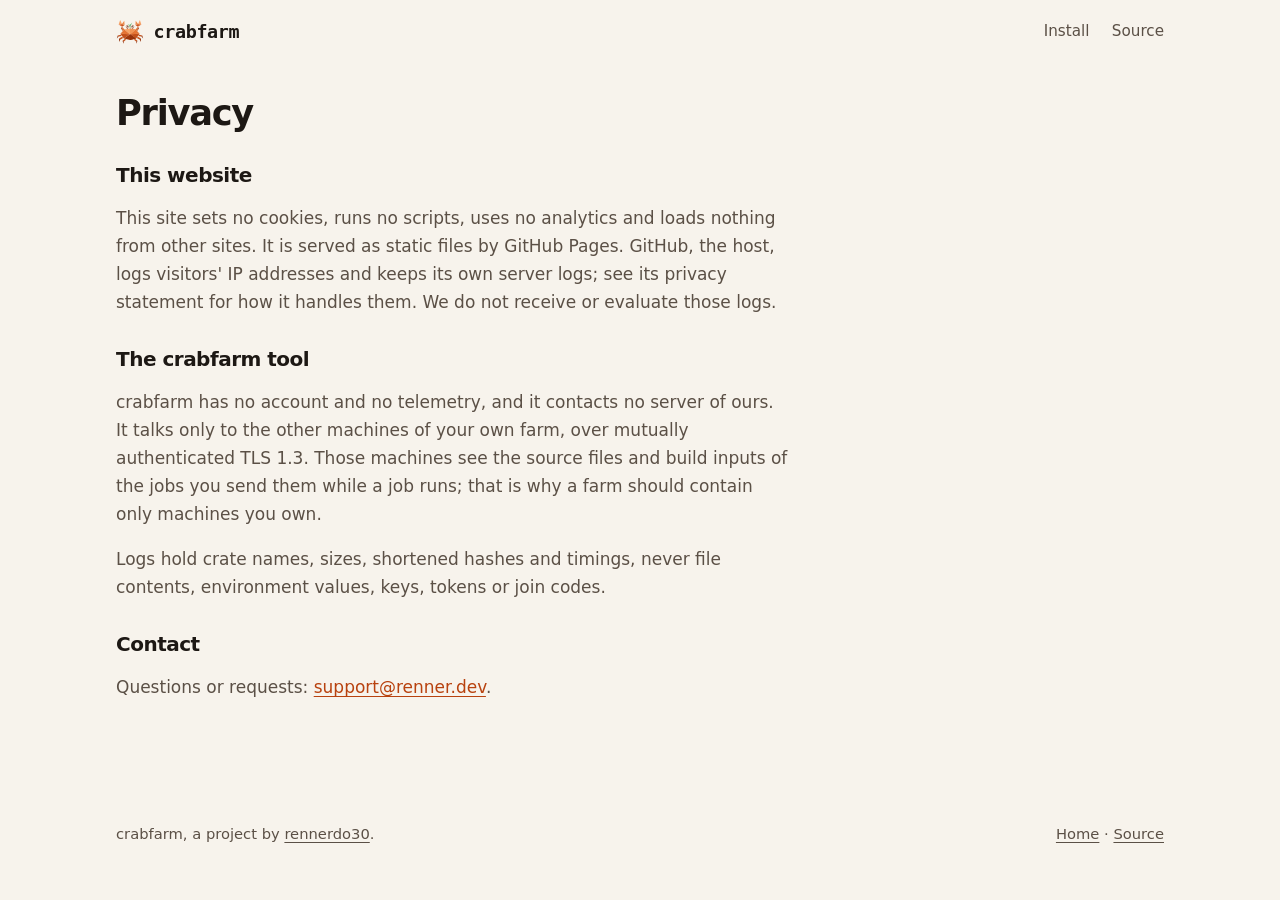
<file: website/privacy.html>
<!doctype html>
<html lang="en" class="legal">
<head>
<meta charset="utf-8">
<meta name="viewport" content="width=device-width, initial-scale=1">
<title>Privacy · crabfarm</title>
<meta name="description" content="Privacy notice for the crabfarm website and tool.">
<meta name="robots" content="noindex">
<link rel="icon" href="favicon.svg" type="image/svg+xml">
<meta name="theme-color" content="#b8420f">
<link rel="stylesheet" href="style.css">
</head>
<body>
<header class="top">
  <div class="wrap">
    <a class="brand" href="./"><img src="favicon.svg" alt="" width="28" height="28">crabfarm</a>
    <nav aria-label="Main">
      <a href="./#install">Install</a>
      <a href="https://github.com/rennerdo30/crabfarm">Source</a>
    </nav>
  </div>
</header>

<div class="wrap">
<main>
  <h1>Privacy</h1>

  <h2>This website</h2>
  <p>This site sets no cookies, runs no scripts, uses no analytics and loads nothing from other sites. It is served as static files by GitHub Pages. GitHub, the host, logs visitors' IP addresses and keeps its own server logs; see its privacy statement for how it handles them. We do not receive or evaluate those logs.</p>

  <h2>The crabfarm tool</h2>
  <p>crabfarm has no account and no telemetry, and it contacts no server of ours. It talks only to the other machines of your own farm, over mutually authenticated TLS 1.3. Those machines see the source files and build inputs of the jobs you send them while a job runs; that is why a farm should contain only machines you own.</p>
  <p>Logs hold crate names, sizes, shortened hashes and timings, never file contents, environment values, keys, tokens or join codes.</p>

  <h2>Contact</h2>
  <p>Questions or requests: <a href="mailto:support@renner.dev">support@renner.dev</a>.</p>
</main>
</div>

<footer>
  <div class="wrap">
    <span>crabfarm, a project by <a href="https://github.com/rennerdo30">rennerdo30</a>.</span>
    <span><a href="./">Home</a> · <a href="https://github.com/rennerdo30/crabfarm">Source</a></span>
  </div>
</footer>
</body>
</html>
</file>
<file: website/style.css>
:root {
  color-scheme: light dark;
  --bg: #f7f3ec;
  --bg-2: #efe9df;
  --surface: #fffdf9;
  --ink: #1d1814;
  --ink-2: #5b5046;
  --line: #d9d0c2;
  --accent: #b8420f;
  --accent-ink: #ffffff;
  --accent-soft: #f6dccb;
  --code-bg: #1d1814;
  --code-ink: #f3e9dc;
  --code-dim: #a39482;
  --ok: #2f6b3a;
  --mono: ui-monospace, "Cascadia Code", "SF Mono", Menlo, Consolas, monospace;
  --sans: system-ui, -apple-system, "Segoe UI", Roboto, "Helvetica Neue", sans-serif;
}

@media (prefers-color-scheme: dark) {
  :root:not([data-theme="light"]) {
    --bg: #15110e;
    --bg-2: #1c1713;
    --surface: #221c17;
    --ink: #f1e8dc;
    --ink-2: #b3a595;
    --line: #3a3027;
    --accent: #f0894a;
    --accent-ink: #1a0f08;
    --accent-soft: #3a2517;
    --code-bg: #0e0b09;
    --code-ink: #f3e9dc;
    --code-dim: #8d7f6e;
    --ok: #7cc58a;
  }
}

* { box-sizing: border-box; }

html { scroll-behavior: smooth; }

body {
  margin: 0;
  background: var(--bg);
  color: var(--ink);
  font: 400 1.0625rem/1.65 var(--sans);
  -webkit-font-smoothing: antialiased;
}

a { color: var(--accent); text-underline-offset: 0.18em; }
a:hover { text-decoration-thickness: 2px; }
a:focus-visible, .btn:focus-visible {
  outline: 3px solid var(--accent);
  outline-offset: 3px;
  border-radius: 4px;
}

.wrap { max-width: 68rem; margin: 0 auto; padding: 0 1.25rem; }

/* header */
.top { padding: 1.1rem 0; }
.top .wrap { display: flex; align-items: center; justify-content: space-between; gap: 1rem; }
.brand { display: inline-flex; align-items: center; gap: 0.6rem; color: var(--ink); font: 700 1.15rem var(--mono); text-decoration: none; letter-spacing: -0.02em; }
.brand svg { width: 1.7rem; height: 1.7rem; }
.top nav { display: flex; gap: 1.4rem; font-size: 0.95rem; }
.top nav a { color: var(--ink-2); text-decoration: none; }
.top nav a:hover { color: var(--ink); text-decoration: underline; }

/* hero */
.hero { padding: clamp(2.5rem, 7vw, 5.5rem) 0 clamp(2rem, 5vw, 4rem); }
.hero .wrap { display: grid; gap: 3rem; grid-template-columns: minmax(0, 1.05fr) minmax(0, 0.95fr); align-items: center; }
.hero-mark { display: block; width: 104px; height: 104px; margin: 0 0 1.25rem -6px; }
.eyebrow { font: 600 0.8rem var(--mono); letter-spacing: 0.08em; text-transform: uppercase; color: var(--accent); margin: 0 0 1rem; }
h1 { font-size: clamp(2.3rem, 5.6vw, 3.9rem); line-height: 1.04; letter-spacing: -0.035em; margin: 0 0 1.25rem; font-weight: 800; text-wrap: balance; }
h1 em { font-style: normal; color: var(--accent); }
.lede { font-size: 1.2rem; color: var(--ink-2); max-width: 34rem; margin: 0 0 1.75rem; text-wrap: pretty; }
.cta { display: flex; flex-wrap: wrap; gap: 0.75rem; }
.btn { display: inline-block; padding: 0.7rem 1.25rem; border-radius: 0.5rem; font-weight: 650; text-decoration: none; border: 1.5px solid var(--ink); color: var(--ink); }
.btn:hover { background: var(--bg-2); }
.btn.primary { background: var(--accent); border-color: var(--accent); color: var(--accent-ink); }
.btn.primary:hover { filter: brightness(1.08); background: var(--accent); }
.status { margin: 1.5rem 0 0; font-size: 0.92rem; color: var(--ink-2); max-width: 34rem; }
.status strong { color: var(--ink); }

/* diagram */
.diagram { margin: 0; }
.diagram svg { width: 100%; height: auto; display: block; }
.diagram figcaption { font-size: 0.85rem; color: var(--ink-2); margin-top: 0.5rem; }
.d-node { fill: var(--surface); stroke: var(--ink); stroke-width: 1.6; }
.d-me { fill: var(--accent-soft); stroke: var(--accent); }
.d-link { stroke: var(--accent); stroke-width: 2; stroke-dasharray: 2 7; stroke-linecap: round; fill: none; }
.d-text { fill: var(--ink); font: 600 13px var(--mono); }
.d-sub { fill: var(--ink-2); font: 400 11px var(--mono); }
.d-bar { fill: var(--accent); }
.d-bar-off { fill: var(--line); }

@media (prefers-reduced-motion: no-preference) {
  .d-link { animation: flow 1.6s linear infinite; }
  @keyframes flow { to { stroke-dashoffset: -18; } }
}

/* sections */
section { padding: clamp(2.5rem, 6vw, 4.5rem) 0; }
section.alt { background: var(--bg-2); border-block: 1px solid var(--line); }
h2 { font-size: clamp(1.6rem, 3.4vw, 2.2rem); letter-spacing: -0.025em; line-height: 1.15; margin: 0 0 0.6rem; text-wrap: balance; }
.sub { color: var(--ink-2); max-width: 40rem; margin: 0 0 2.25rem; }
h3 { font-size: 1.1rem; margin: 0 0 0.4rem; letter-spacing: -0.01em; }

.steps { list-style: none; margin: 0; padding: 0; display: grid; gap: 1.75rem; counter-reset: s; }
.steps li { display: grid; grid-template-columns: 3.2rem minmax(0, 1fr); gap: 0 1rem; counter-increment: s; }
.steps li::before { content: counter(s); font: 800 2.4rem/1 var(--mono); color: var(--accent); grid-row: span 2; }
.steps p { margin: 0 0 0.75rem; color: var(--ink-2); max-width: 44rem; }

pre, code { font-family: var(--mono); }
pre { background: var(--code-bg); color: var(--code-ink); padding: 1rem 1.15rem; border-radius: 0.6rem; overflow-x: auto; font-size: 0.9rem; line-height: 1.6; margin: 0; tab-size: 2; }
pre .c { color: var(--code-dim); }
pre .p { color: var(--accent); user-select: none; }
:root:not([data-theme="light"]) pre .p { color: #f0894a; }
p code, li code, td code { background: var(--bg-2); border: 1px solid var(--line); border-radius: 0.3rem; padding: 0.05em 0.35em; font-size: 0.9em; }
section.alt p code, section.alt li code, section.alt td code { background: var(--surface); }

.cols { display: grid; gap: 1.25rem; grid-template-columns: repeat(auto-fit, minmax(17rem, 1fr)); }
.cols.two { grid-template-columns: repeat(2, minmax(0, 1fr)); }
.card { background: var(--surface); border: 1px solid var(--line); border-radius: 0.75rem; padding: 1.25rem 1.4rem; }
.card p { margin: 0; color: var(--ink-2); }
.card ul { margin: 0.4rem 0 0; padding-left: 1.15rem; color: var(--ink-2); }
.card li { margin: 0.2rem 0; }

table { width: 100%; border-collapse: collapse; font-size: 0.97rem; background: var(--surface); border: 1px solid var(--line); border-radius: 0.75rem; overflow: hidden; }
th, td { text-align: left; padding: 0.7rem 1rem; border-bottom: 1px solid var(--line); vertical-align: top; }
th { font: 600 0.78rem var(--mono); letter-spacing: 0.06em; text-transform: uppercase; color: var(--ink-2); background: var(--bg-2); }
tr:last-child td { border-bottom: 0; }
.table-scroll { overflow-x: auto; }

.tag { font: 600 0.75rem var(--mono); padding: 0.12rem 0.5rem; border-radius: 99px; border: 1px solid var(--line); white-space: nowrap; }
.tag.now { background: var(--accent-soft); border-color: var(--accent); color: var(--accent); }

.install { display: grid; gap: 1.25rem; grid-template-columns: repeat(auto-fit, minmax(20rem, 1fr)); }
.install h3 { margin-bottom: 0.6rem; }
.install p { color: var(--ink-2); margin: 0.75rem 0 0; font-size: 0.95rem; }

footer { padding: 2.5rem 0 3rem; color: var(--ink-2); font-size: 0.92rem; }
footer .wrap { display: flex; flex-wrap: wrap; gap: 0.5rem 1.5rem; justify-content: space-between; }
footer a { color: var(--ink-2); }

.legal main { padding: 2rem 0 4rem; max-width: 42rem; }
.legal h1 { font-size: 2.2rem; }
.legal h2 { font-size: 1.25rem; margin-top: 2rem; }
.legal p { color: var(--ink-2); }
.guide main { max-width: 46rem; }
.guide h3 { margin: 1.4rem 0 0.5rem; }
.guide pre { margin: 0.9rem 0 1rem; }
.guide li { color: var(--ink-2); margin-bottom: 0.4rem; }

@media (max-width: 52rem) {
  .cols.two { grid-template-columns: minmax(0, 1fr); }
  .hero .wrap { grid-template-columns: minmax(0, 1fr); }
  .top nav .hide-sm { display: none; }
}
</file>
